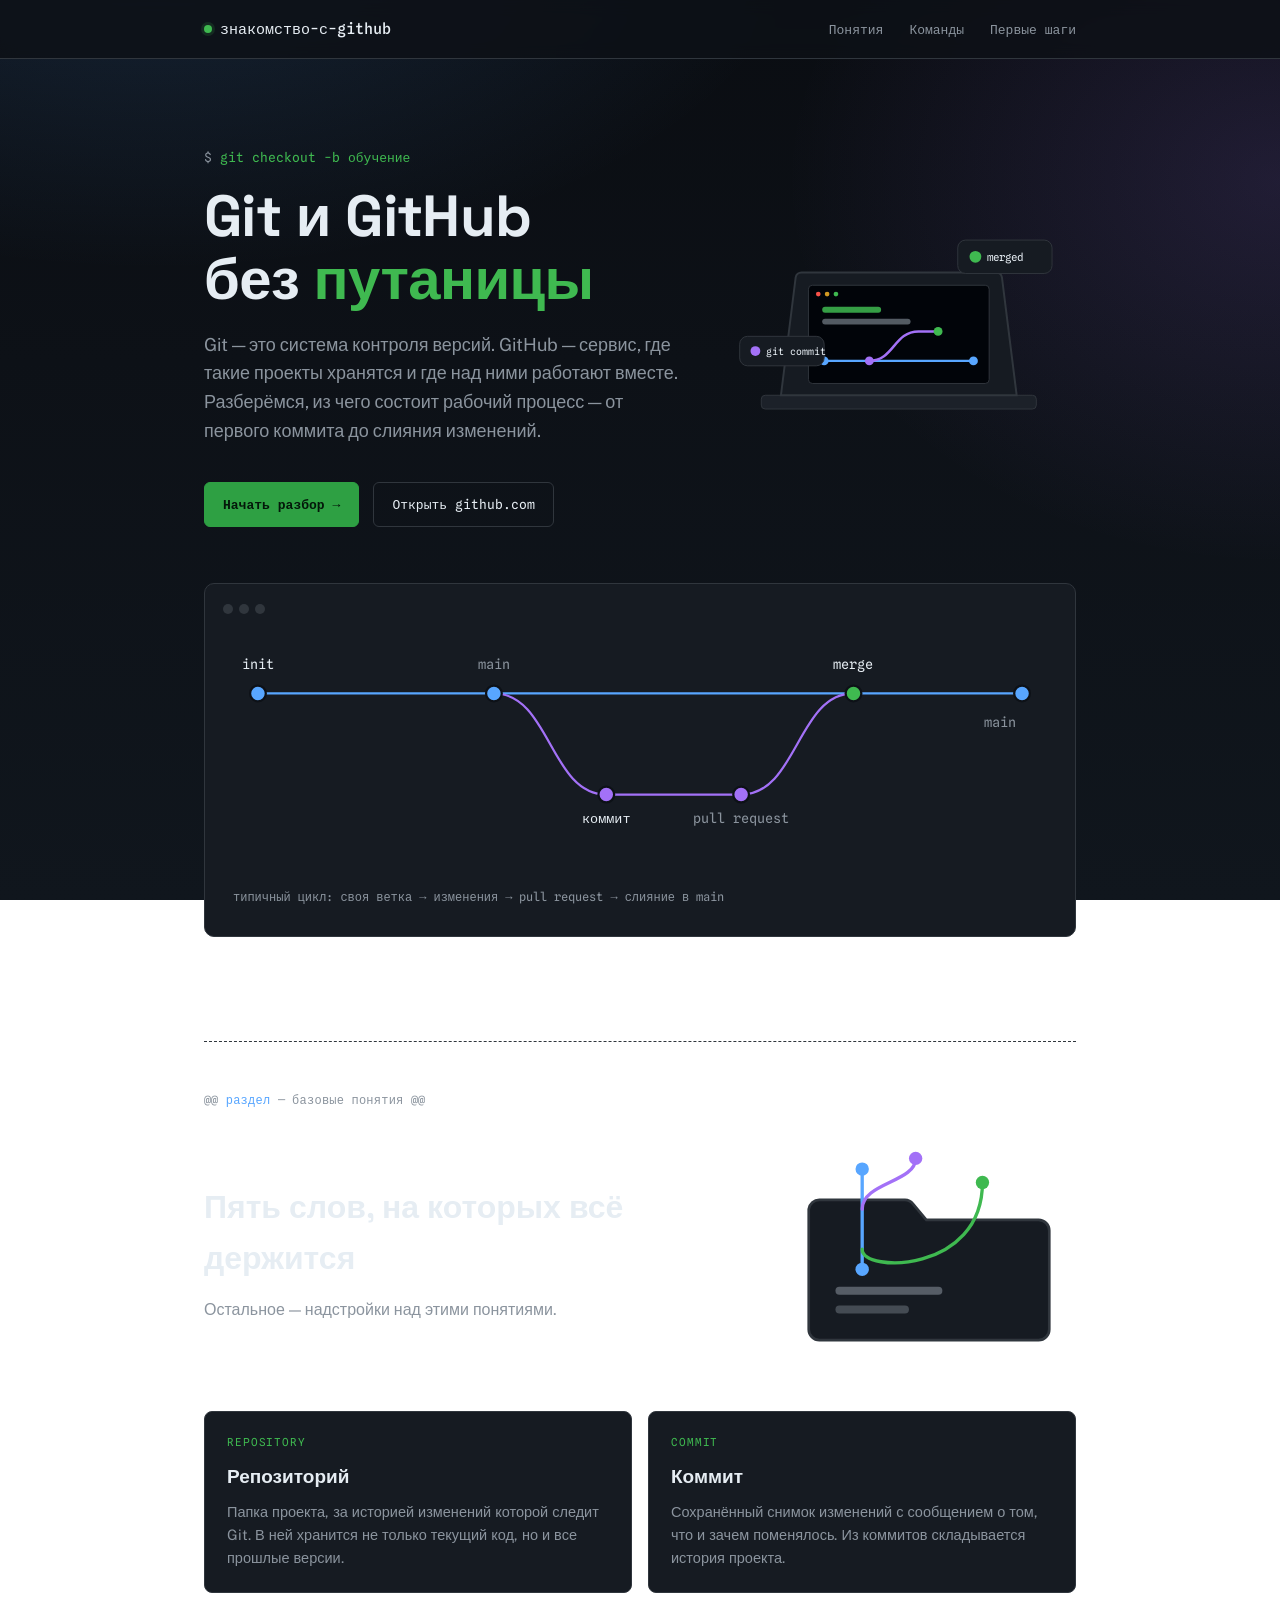
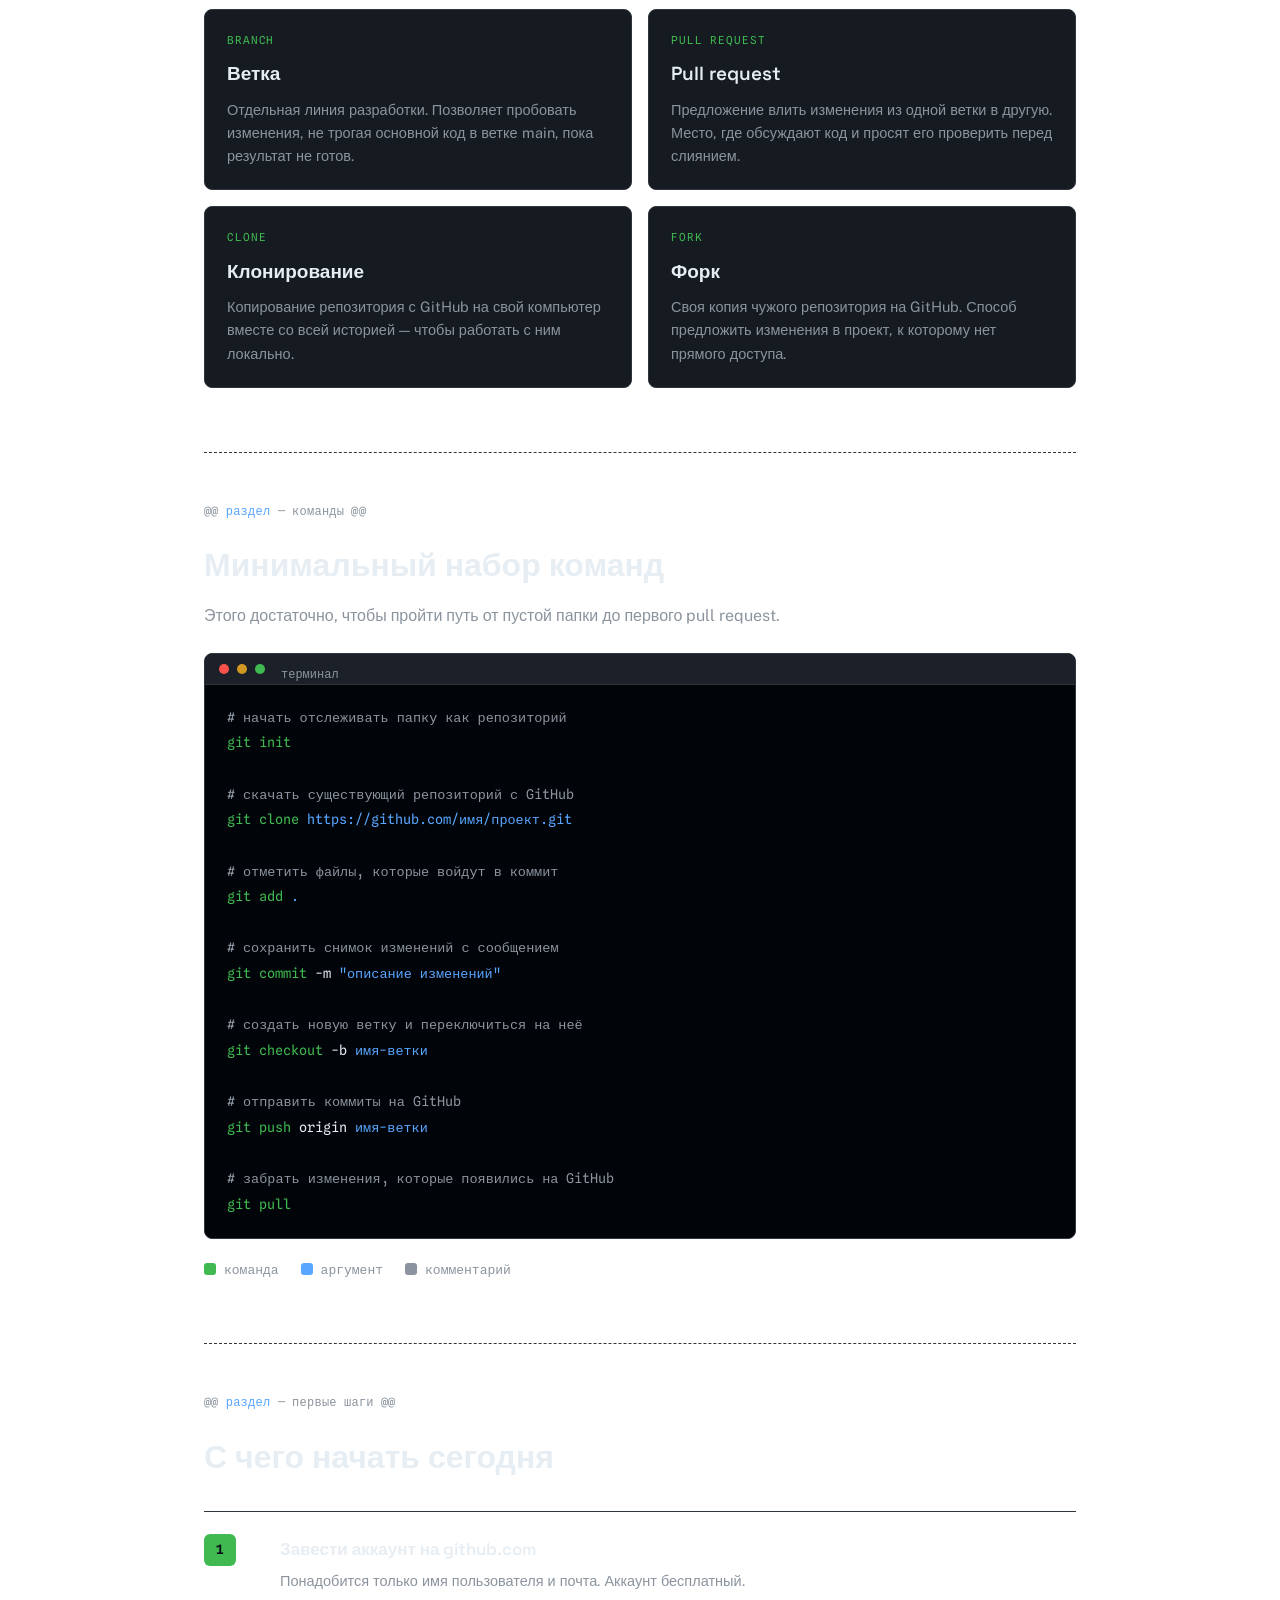
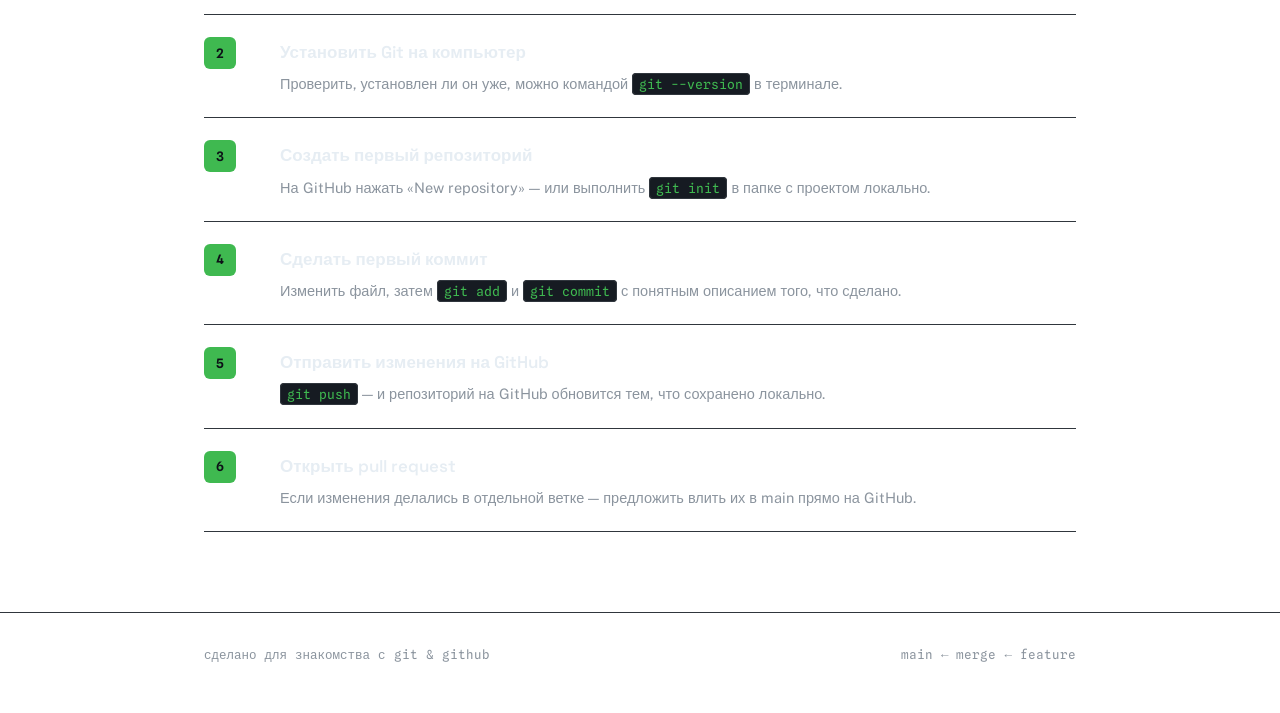
<file: github-intro-site/index.html>
<!DOCTYPE html>
<html lang="ru">
<head>
<meta charset="UTF-8">
<meta name="viewport" content="width=device-width, initial-scale=1.0">
<title>Знакомство с GitHub</title>
<meta name="description" content="Понятное введение в Git и GitHub: репозитории, коммиты, ветки, pull request-ы и как сделать первый шаг.">
<link rel="preconnect" href="https://fonts.googleapis.com">
<link rel="preconnect" href="https://fonts.gstatic.com" crossorigin>
<link href="https://fonts.googleapis.com/css2?family=Space+Grotesk:wght@400;500;600;700&family=Public+Sans:wght@400;500;600&family=Spline+Sans+Mono:wght@400;500;600&display=swap" rel="stylesheet">
<style>
  :root{
    --bg: #0d1117;
    --surface: #161b22;
    --surface-2: #1c2129;
    --border: #30363d;
    --text: #e6edf3;
    --muted: #8b949e;
    --green: #3fb950;
    --green-dim: #2ea043;
    --red: #f85149;
    --purple: #a371f7;
    --blue: #58a6ff;
    --mono: 'Spline Sans Mono', monospace;
    --display: 'Space Grotesk', sans-serif;
    --body: 'Public Sans', sans-serif;
  }
  *{box-sizing:border-box;}
  html{scroll-behavior:smooth;}
  body{
    margin:0;
    background:
      radial-gradient(1100px 600px at 12% -10%, rgba(88,166,255,0.16), transparent 60%),
      radial-gradient(900px 700px at 100% 20%, rgba(163,113,247,0.14), transparent 55%),
      linear-gradient(180deg, #0a0d12 0%, #0d1117 40%, #10161d 100%);
    background-attachment:fixed;
    color:var(--text);
    font-family:var(--body);
    line-height:1.6;
    -webkit-font-smoothing:antialiased;
  }
  a{color:var(--blue);}
  ::selection{background:var(--purple); color:#0d1117;}

  .wrap{max-width:920px; margin:0 auto; padding:0 24px;}

  /* --- diff-hunk section divider, borrowed from real diff syntax --- */
  .hunk{
    font-family:var(--mono);
    font-size:12px;
    color:var(--muted);
    letter-spacing:0.02em;
    padding:48px 0 20px;
    border-top:1px dashed var(--border);
    margin-top:64px;
  }
  section:first-of-type .hunk{border-top:none; margin-top:0;}
  .hunk span{color:var(--blue);}

  header.top{
    position:sticky; top:0; z-index:10;
    background:rgba(13,17,23,0.85);
    backdrop-filter: blur(8px);
    border-bottom:1px solid var(--border);
  }
  header.top .wrap{
    display:flex; align-items:center; justify-content:space-between;
    padding-top:16px; padding-bottom:16px;
  }
  .logo{
    font-family:var(--mono);
    font-weight:500;
    font-size:15px;
    color:var(--text);
    display:flex; align-items:center; gap:8px;
  }
  .logo .dot{width:8px; height:8px; border-radius:50%; background:var(--green); display:inline-block; box-shadow:0 0 0 3px rgba(63,185,80,0.15);}
  nav a{
    font-family:var(--mono);
    font-size:13px;
    color:var(--muted);
    text-decoration:none;
    margin-left:22px;
  }
  nav a:hover{color:var(--text);}

  /* --- hero --- */
  .hero{padding:88px 0 40px;}
  .hero-top{
    display:grid;
    grid-template-columns:1.15fr 0.85fr;
    gap:40px;
    align-items:center;
  }
  @media (max-width:820px){
    .hero-top{grid-template-columns:1fr;}
    .hero-art{order:-1; max-width:320px; margin:0 auto 8px;}
  }
  .hero-art svg{display:block; width:100%; height:auto;}
  .float-1{animation:float 5s ease-in-out infinite;}
  .float-2{animation:float 5s ease-in-out infinite; animation-delay:-2.5s;}
  @keyframes float{0%,100%{transform:translateY(0);} 50%{transform:translateY(-8px);}}
  @media (prefers-reduced-motion: reduce){
    .float-1,.float-2{animation:none;}
  }
  .eyebrow{
    font-family:var(--mono);
    font-size:13px;
    color:var(--green);
    margin:0 0 18px;
  }
  .eyebrow::before{content:"$ "; color:var(--muted);}
  h1{
    font-family:var(--display);
    font-size:clamp(34px, 6vw, 58px);
    line-height:1.08;
    font-weight:700;
    margin:0 0 20px;
    letter-spacing:-0.01em;
  }
  h1 .hl{color:var(--green);}
  .lede{
    font-size:18px;
    color:var(--muted);
    max-width:560px;
    margin:0 0 36px;
  }
  .cta-row{display:flex; gap:14px; flex-wrap:wrap;}
  .btn{
    font-family:var(--mono);
    font-size:13px;
    padding:11px 18px;
    border-radius:6px;
    text-decoration:none;
    display:inline-block;
    border:1px solid var(--border);
  }
  .btn.primary{background:var(--green-dim); color:#04170a; border-color:var(--green-dim); font-weight:600;}
  .btn.primary:hover{background:var(--green);}
  .btn.ghost{color:var(--text);}
  .btn.ghost:hover{border-color:var(--muted);}

  /* --- signature: branch graph --- */
  .graph-card{
    margin-top:56px;
    background:var(--surface);
    border:1px solid var(--border);
    border-radius:10px;
    padding:8px 8px 0;
    overflow:hidden;
  }
  .graph-card .bar{
    display:flex; gap:6px; padding:12px 10px;
  }
  .graph-card .bar span{width:10px; height:10px; border-radius:50%; background:var(--border);}
  .graph-caption{
    font-family:var(--mono);
    font-size:12px;
    color:var(--muted);
    padding:2px 20px 18px;
  }
  svg#graph{display:block; width:100%; height:auto;}
  .node-label{font-family:var(--mono); font-size:12px; fill:var(--muted);}
  .node-label.strong{fill:var(--text);}
  .path{fill:none; stroke-width:2; stroke-linecap:round;}
  .path.main{stroke:var(--blue);}
  .path.feature{stroke:var(--purple);}
  .draw{stroke-dasharray:1000; stroke-dashoffset:1000; animation:draw 1.6s ease forwards;}
  .draw.d2{animation-delay:0.3s;}
  .draw.d3{animation-delay:0.9s;}
  @keyframes draw{to{stroke-dashoffset:0;}}
  circle.node{stroke-width:2; stroke:var(--bg);}
  circle.node.main{fill:var(--blue);}
  circle.node.feature{fill:var(--purple);}
  circle.node.merge{fill:var(--green);}

  .concepts-intro{
    display:grid;
    grid-template-columns:1.3fr 0.7fr;
    gap:32px;
    align-items:center;
  }
  @media (max-width:760px){
    .concepts-intro{grid-template-columns:1fr;}
    .concepts-art{order:-1; max-width:220px; margin:0 auto;}
  }
  .concepts-art svg{display:block; width:100%; height:auto;}
  .grid{
    display:grid;
    grid-template-columns:repeat(2, 1fr);
    gap:16px;
    margin-top:28px;
  }
  @media (max-width:640px){.grid{grid-template-columns:1fr;}}
  .card{
    background:var(--surface);
    border:1px solid var(--border);
    border-radius:8px;
    padding:22px;
  }
  .card .tag{
    font-family:var(--mono);
    font-size:11px;
    text-transform:uppercase;
    letter-spacing:0.08em;
    color:var(--green);
    margin-bottom:10px;
    display:block;
  }
  .card h3{
    font-family:var(--display);
    font-size:19px;
    margin:0 0 8px;
    font-weight:600;
  }
  .card p{color:var(--muted); font-size:14.5px; margin:0;}

  h2{
    font-family:var(--display);
    font-size:clamp(24px, 3.5vw, 32px);
    font-weight:600;
    margin:0 0 12px;
  }
  .section-intro{color:var(--muted); max-width:600px; margin:0 0 8px;}

  /* --- terminal cheat sheet --- */
  .term{
    background:#010409;
    border:1px solid var(--border);
    border-radius:8px;
    margin-top:24px;
    overflow:hidden;
  }
  .term .term-bar{
    display:flex; align-items:center; gap:8px;
    padding:10px 14px;
    border-bottom:1px solid var(--border);
    background:var(--surface-2);
  }
  .term .term-bar span{width:10px;height:10px;border-radius:50%;}
  .term .term-bar span:nth-child(1){background:#f85149;}
  .term .term-bar span:nth-child(2){background:#d29922;}
  .term .term-bar span:nth-child(3){background:#3fb950;}
  .term-bar .fname{font-family:var(--mono); font-size:12px; color:var(--muted); margin-left:8px;}
  .term pre{
    margin:0; padding:20px 22px;
    font-family:var(--mono);
    font-size:13.5px;
    overflow-x:auto;
    line-height:1.9;
  }
  .c-cmd{color:var(--green);}
  .c-arg{color:var(--blue);}
  .c-cmt{color:var(--muted);}

  /* --- workflow steps --- */
  .steps{margin-top:28px; display:flex; flex-direction:column; gap:0;}
  .step{
    display:grid;
    grid-template-columns:56px 1fr;
    gap:20px;
    padding:22px 0;
    border-top:1px solid var(--border);
  }
  .step:last-child{border-bottom:1px solid var(--border);}
  .step .num{
    font-family:var(--mono);
    font-size:13px;
    color:var(--bg);
    background:var(--green);
    width:32px; height:32px;
    border-radius:6px;
    display:flex; align-items:center; justify-content:center;
    font-weight:600;
  }
  .step h4{margin:2px 0 6px; font-family:var(--display); font-size:17px; font-weight:600;}
  .step p{margin:0; color:var(--muted); font-size:14.5px;}
  .step code{font-family:var(--mono); background:var(--surface); border:1px solid var(--border); padding:2px 6px; border-radius:4px; color:var(--green); font-size:13px;}

  /* --- diff legend --- */
  .legend{display:flex; gap:22px; flex-wrap:wrap; margin-top:20px;}
  .legend .item{display:flex; align-items:center; gap:8px; font-family:var(--mono); font-size:13px; color:var(--muted);}
  .legend .swatch{width:12px; height:12px; border-radius:3px;}

  footer{
    border-top:1px solid var(--border);
    margin-top:80px;
    padding:32px 0 48px;
  }
  footer .wrap{display:flex; justify-content:space-between; align-items:center; flex-wrap:wrap; gap:12px;}
  footer p{font-family:var(--mono); font-size:12.5px; color:var(--muted); margin:0;}

  @media (prefers-reduced-motion: reduce){
    .draw{animation:none; stroke-dashoffset:0;}
  }
</style>
</head>
<body>

<header class="top">
  <div class="wrap">
    <div class="logo"><span class="dot"></span>знакомство-с-github</div>
    <nav>
      <a href="#concepts">Понятия</a>
      <a href="#commands">Команды</a>
      <a href="#steps">Первые шаги</a>
    </nav>
  </div>
</header>

<main class="wrap">

  <section class="hero">
    <div class="hero-top">
      <div>
        <p class="eyebrow">git checkout -b обучение</p>
        <h1>Git и GitHub<br>без <span class="hl">путаницы</span></h1>
        <p class="lede">Git — это система контроля версий. GitHub — сервис, где такие проекты хранятся и где над ними работают вместе. Разберёмся, из чего состоит рабочий процесс — от первого коммита до слияния изменений.</p>
        <div class="cta-row">
          <a class="btn primary" href="#concepts">Начать разбор →</a>
          <a class="btn ghost" href="https://github.com" target="_blank" rel="noopener">Открыть github.com</a>
        </div>
      </div>

      <div class="hero-art">
        <svg viewBox="0 0 360 300" xmlns="http://www.w3.org/2000/svg">
          <!-- laptop base -->
          <rect x="40" y="210" width="280" height="14" rx="4" fill="#1c2129" stroke="#30363d"/>
          <path d="M 60 210 L 75 90 A 6 6 0 0 1 81 85 L 279 85 A 6 6 0 0 1 285 90 L 300 210 Z" fill="#161b22" stroke="#30363d" stroke-width="2"/>
          <!-- screen -->
          <rect x="88" y="98" width="184" height="100" rx="4" fill="#010409" stroke="#30363d"/>
          <!-- terminal dots -->
          <circle cx="98" cy="107" r="2.4" fill="#f85149"/>
          <circle cx="107" cy="107" r="2.4" fill="#d29922"/>
          <circle cx="116" cy="107" r="2.4" fill="#3fb950"/>
          <!-- mini branch graph on screen -->
          <g class="float-1">
            <path d="M 104 175 L 256 175" stroke="#58a6ff" stroke-width="2.5" fill="none" stroke-linecap="round"/>
            <path d="M 150 175 C 175 175, 175 145, 200 145 L 220 145" stroke="#a371f7" stroke-width="2.5" fill="none" stroke-linecap="round"/>
            <circle cx="104" cy="175" r="4.5" fill="#58a6ff"/>
            <circle cx="150" cy="175" r="4.5" fill="#a371f7"/>
            <circle cx="220" cy="145" r="4.5" fill="#3fb950"/>
            <circle cx="256" cy="175" r="4.5" fill="#58a6ff"/>
          </g>
          <rect x="102" y="120" width="60" height="6" rx="3" fill="#3fb950" opacity="0.85"/>
          <rect x="102" y="132" width="90" height="6" rx="3" fill="#8b949e" opacity="0.6"/>
          <!-- floating PR badge -->
          <g class="float-2">
            <rect x="240" y="52" width="96" height="34" rx="8" fill="#161b22" stroke="#30363d"/>
            <circle cx="258" cy="69" r="6" fill="#3fb950"/>
            <text x="270" y="73" font-family="Spline Sans Mono, monospace" font-size="11" fill="#e6edf3">merged</text>
          </g>
          <!-- floating commit badge -->
          <g class="float-1">
            <rect x="18" y="150" width="86" height="30" rx="8" fill="#161b22" stroke="#30363d"/>
            <circle cx="34" cy="165" r="5" fill="#a371f7"/>
            <text x="45" y="169" font-family="Spline Sans Mono, monospace" font-size="10" fill="#e6edf3">git commit</text>
          </g>
        </svg>
      </div>
    </div>

    <div class="graph-card">
      <div class="bar"><span></span><span></span><span></span></div>
      <svg id="graph" viewBox="0 0 760 220" xmlns="http://www.w3.org/2000/svg">
        <path class="path main draw" d="M 40 60 L 720 60" />
        <path class="path feature draw d2" d="M 250 60 C 300 60, 300 150, 350 150 L 470 150" />
        <path class="path feature draw d3" d="M 470 150 C 520 150, 520 60, 570 60" />

        <circle class="node main" cx="40" cy="60" r="7"/>
        <text x="40" y="38" text-anchor="middle" class="node-label strong">init</text>

        <circle class="node main" cx="250" cy="60" r="7"/>
        <text x="250" y="38" text-anchor="middle" class="node-label">main</text>

        <circle class="node feature" cx="350" cy="150" r="7"/>
        <text x="350" y="175" text-anchor="middle" class="node-label strong">коммит</text>

        <circle class="node feature" cx="470" cy="150" r="7"/>
        <text x="470" y="175" text-anchor="middle" class="node-label">pull request</text>

        <circle class="node merge" cx="570" cy="60" r="7"/>
        <text x="570" y="38" text-anchor="middle" class="node-label strong">merge</text>

        <circle class="node main" cx="720" cy="60" r="7"/>
        <text x="700" y="90" text-anchor="middle" class="node-label">main</text>
      </svg>
      <p class="graph-caption">типичный цикл: своя ветка → изменения → pull request → слияние в main</p>
    </div>
  </section>

  <section id="concepts">
    <div class="hunk">@@ <span>раздел</span> — базовые понятия @@</div>
    <div class="concepts-intro">
      <div>
        <h2>Пять слов, на которых всё держится</h2>
        <p class="section-intro">Остальное — надстройки над этими понятиями.</p>
      </div>
      <div class="concepts-art">
        <svg viewBox="0 0 220 190" xmlns="http://www.w3.org/2000/svg">
          <!-- repo folder -->
          <path d="M 20 60 L 20 150 A 8 8 0 0 0 28 158 L 192 158 A 8 8 0 0 0 200 150 L 200 76 A 8 8 0 0 0 192 68 L 108 68 L 98 56 A 8 8 0 0 0 92 53 L 28 53 A 8 8 0 0 0 20 60 Z" fill="#161b22" stroke="#30363d" stroke-width="2"/>
          <!-- branch lines coming out of folder -->
          <path d="M 60 105 L 60 30" stroke="#58a6ff" stroke-width="2.5" fill="none" stroke-linecap="round"/>
          <path d="M 60 60 C 60 40, 100 40, 100 22" stroke="#a371f7" stroke-width="2.5" fill="none" stroke-linecap="round"/>
          <path d="M 60 90 C 60 108, 150 108, 150 40" stroke="#3fb950" stroke-width="2.5" fill="none" stroke-linecap="round"/>
          <circle cx="60" cy="105" r="5" fill="#58a6ff"/>
          <circle cx="60" cy="30" r="5" fill="#58a6ff"/>
          <circle cx="100" cy="22" r="5" fill="#a371f7"/>
          <circle cx="150" cy="40" r="5" fill="#3fb950"/>
          <!-- little file lines inside folder -->
          <rect x="40" y="118" width="80" height="6" rx="3" fill="#8b949e" opacity="0.55"/>
          <rect x="40" y="132" width="55" height="6" rx="3" fill="#8b949e" opacity="0.4"/>
        </svg>
      </div>
    </div>
    <div class="grid">
      <div class="card">
        <span class="tag">repository</span>
        <h3>Репозиторий</h3>
        <p>Папка проекта, за историей изменений которой следит Git. В ней хранится не только текущий код, но и все прошлые версии.</p>
      </div>
      <div class="card">
        <span class="tag">commit</span>
        <h3>Коммит</h3>
        <p>Сохранённый снимок изменений с сообщением о том, что и зачем поменялось. Из коммитов складывается история проекта.</p>
      </div>
      <div class="card">
        <span class="tag">branch</span>
        <h3>Ветка</h3>
        <p>Отдельная линия разработки. Позволяет пробовать изменения, не трогая основной код в ветке main, пока результат не готов.</p>
      </div>
      <div class="card">
        <span class="tag">pull request</span>
        <h3>Pull request</h3>
        <p>Предложение влить изменения из одной ветки в другую. Место, где обсуждают код и просят его проверить перед слиянием.</p>
      </div>
      <div class="card">
        <span class="tag">clone</span>
        <h3>Клонирование</h3>
        <p>Копирование репозитория с GitHub на свой компьютер вместе со всей историей — чтобы работать с ним локально.</p>
      </div>
      <div class="card">
        <span class="tag">fork</span>
        <h3>Форк</h3>
        <p>Своя копия чужого репозитория на GitHub. Способ предложить изменения в проект, к которому нет прямого доступа.</p>
      </div>
    </div>
  </section>

  <section id="commands">
    <div class="hunk">@@ <span>раздел</span> — команды @@</div>
    <h2>Минимальный набор команд</h2>
    <p class="section-intro">Этого достаточно, чтобы пройти путь от пустой папки до первого pull request.</p>

    <div class="term">
      <div class="term-bar"><span></span><span></span><span></span><span class="fname">терминал</span></div>
      <pre><span class="c-cmt"># начать отслеживать папку как репозиторий</span>
<span class="c-cmd">git init</span>

<span class="c-cmt"># скачать существующий репозиторий с GitHub</span>
<span class="c-cmd">git clone</span> <span class="c-arg">https://github.com/имя/проект.git</span>

<span class="c-cmt"># отметить файлы, которые войдут в коммит</span>
<span class="c-cmd">git add</span> <span class="c-arg">.</span>

<span class="c-cmt"># сохранить снимок изменений с сообщением</span>
<span class="c-cmd">git commit</span> -m <span class="c-arg">"описание изменений"</span>

<span class="c-cmt"># создать новую ветку и переключиться на неё</span>
<span class="c-cmd">git checkout</span> -b <span class="c-arg">имя-ветки</span>

<span class="c-cmt"># отправить коммиты на GitHub</span>
<span class="c-cmd">git push</span> origin <span class="c-arg">имя-ветки</span>

<span class="c-cmt"># забрать изменения, которые появились на GitHub</span>
<span class="c-cmd">git pull</span></pre>
    </div>

    <div class="legend">
      <div class="item"><span class="swatch" style="background:var(--green)"></span>команда</div>
      <div class="item"><span class="swatch" style="background:var(--blue)"></span>аргумент</div>
      <div class="item"><span class="swatch" style="background:var(--muted)"></span>комментарий</div>
    </div>
  </section>

  <section id="steps">
    <div class="hunk">@@ <span>раздел</span> — первые шаги @@</div>
    <h2>С чего начать сегодня</h2>
    <div class="steps">
      <div class="step">
        <div class="num">1</div>
        <div><h4>Завести аккаунт на github.com</h4><p>Понадобится только имя пользователя и почта. Аккаунт бесплатный.</p></div>
      </div>
      <div class="step">
        <div class="num">2</div>
        <div><h4>Установить Git на компьютер</h4><p>Проверить, установлен ли он уже, можно командой <code>git --version</code> в терминале.</p></div>
      </div>
      <div class="step">
        <div class="num">3</div>
        <div><h4>Создать первый репозиторий</h4><p>На GitHub нажать «New repository» — или выполнить <code>git init</code> в папке с проектом локально.</p></div>
      </div>
      <div class="step">
        <div class="num">4</div>
        <div><h4>Сделать первый коммит</h4><p>Изменить файл, затем <code>git add</code> и <code>git commit</code> с понятным описанием того, что сделано.</p></div>
      </div>
      <div class="step">
        <div class="num">5</div>
        <div><h4>Отправить изменения на GitHub</h4><p><code>git push</code> — и репозиторий на GitHub обновится тем, что сохранено локально.</p></div>
      </div>
      <div class="step">
        <div class="num">6</div>
        <div><h4>Открыть pull request</h4><p>Если изменения делались в отдельной ветке — предложить влить их в main прямо на GitHub.</p></div>
      </div>
    </div>
  </section>

</main>

<footer>
  <div class="wrap">
    <p>сделано для знакомства с git &amp; github</p>
    <p>main ← merge ← feature</p>
  </div>
</footer>

</body>
</html>
</file>
